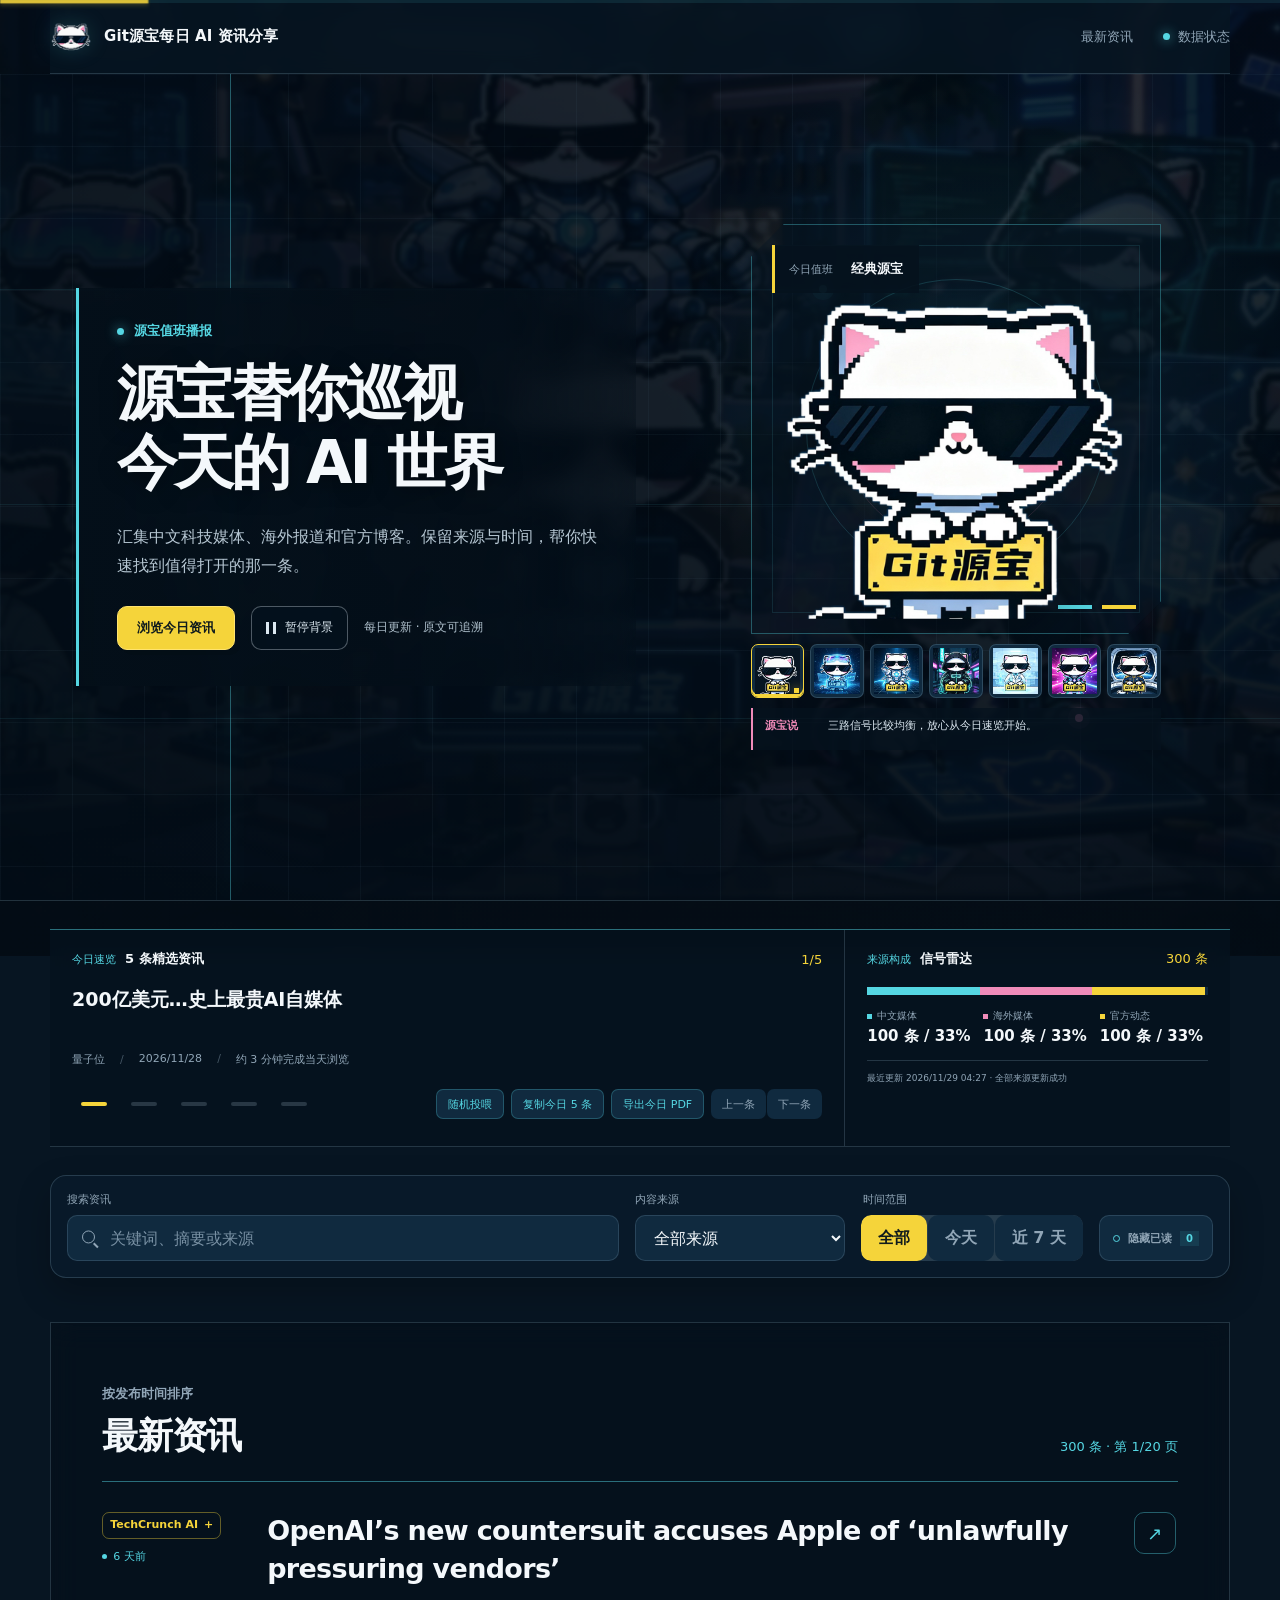
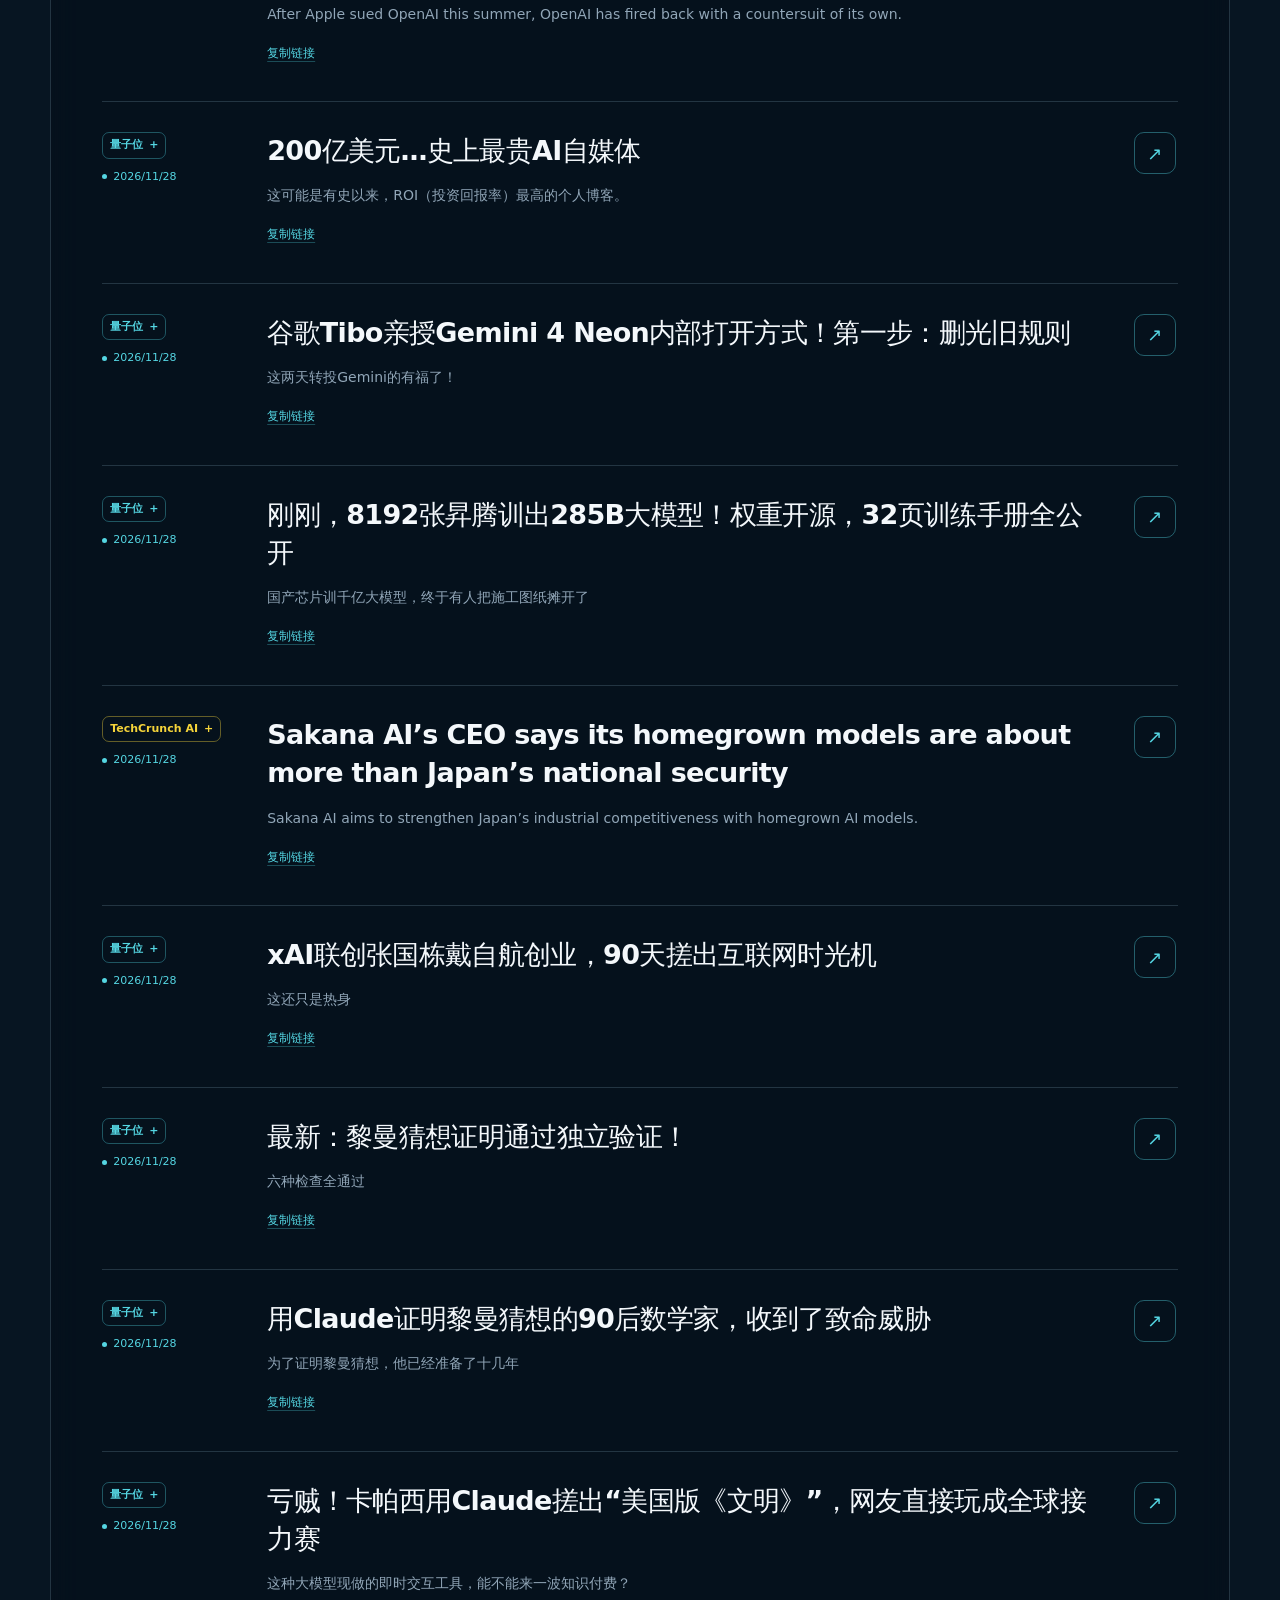
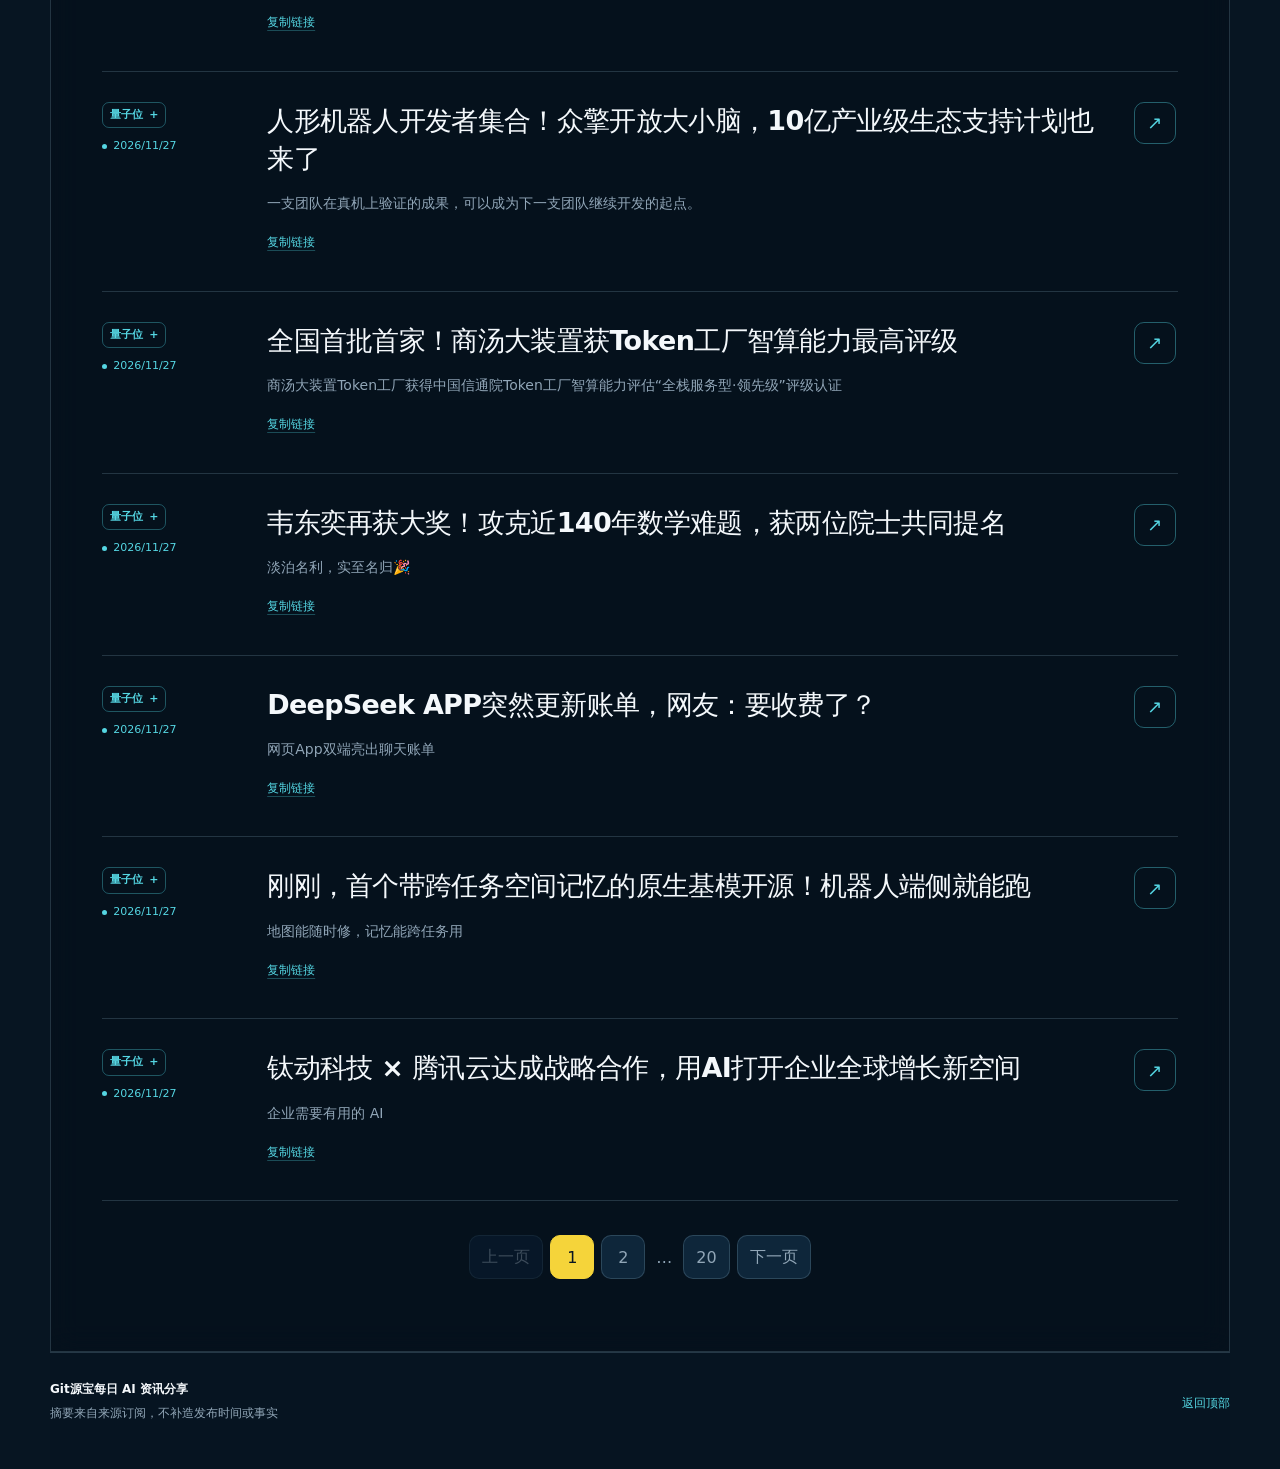
<file: index.html>
<!doctype html>
<html lang="zh-CN">
  <head>
    <meta charset="utf-8" />
    <meta name="viewport" content="width=device-width, initial-scale=1, viewport-fit=cover" />
    <meta name="description" content="Git源宝每日 AI 资讯分享，聚合可信的中文与海外 AI 资讯。" />
    <meta name="theme-color" content="#071522" />
    <meta property="og:type" content="website" />
    <meta property="og:locale" content="zh_CN" />
    <meta property="og:title" content="Git源宝每日 AI 资讯分享" />
    <meta property="og:description" content="汇集中文科技媒体、海外报道和官方博客，保留来源与时间。" />
    <meta property="og:image" content="assets/brand/og-share.png" />
    <meta property="og:image:width" content="1200" />
    <meta property="og:image:height" content="630" />
    <meta property="og:image:alt" content="Git源宝每日 AI 资讯分享预览图" />
    <meta name="twitter:card" content="summary_large_image" />
    <meta name="twitter:title" content="Git源宝每日 AI 资讯分享" />
    <meta name="twitter:description" content="半小时刷新，精选中文媒体、海外资讯与官方动态。" />
    <meta name="twitter:image" content="assets/brand/og-share.png" />
    <link rel="icon" href="favicon.ico" sizes="any" />
    <link rel="icon" type="image/png" sizes="32x32" href="assets/brand/favicon-32.png" />
    <link rel="icon" type="image/png" sizes="16x16" href="assets/brand/favicon-16.png" />
    <link rel="apple-touch-icon" sizes="180x180" href="assets/brand/favicon-180.png" />
    <title>Git源宝每日 AI 资讯分享</title>
    <link rel="stylesheet" href="styles.css?v=20260915-mobile-bg" />
    <script src="app.js?v=20260915-mobile" defer></script>
  </head>
  <body>
    <div class="site-video-background" aria-hidden="true">
      <video
        id="hero-video"
        class="hero-video"
        autoplay
        muted
        loop
        playsinline
        preload="metadata"
        poster="assets/video/git-yuanbao-hero-poster.jpg"
      >
        <source src="assets/video/git-yuanbao-hero.mp4" type="video/mp4" />
      </video>
      <span class="hero-video-scrim"></span>
    </div>
    <div class="scroll-progress" aria-hidden="true"><span></span></div>

    <header class="site-header">
      <a class="brand" href="./" aria-label="Git源宝每日 AI 资讯分享首页">
        <img class="brand-avatar" src="assets/brand/favicon-180.png" width="180" height="180" alt="" decoding="async" />
        <span class="brand-name">Git源宝每日 AI 资讯分享</span>
      </a>
      <nav class="header-nav" aria-label="页面导航">
        <a href="#latest">最新资讯</a>
        <a href="#status"><span class="nav-status-dot" aria-hidden="true"></span>数据状态</a>
      </nav>
    </header>

    <main>
      <section class="hero" aria-labelledby="page-title">
        <div class="signal-field" aria-hidden="true">
          <span class="signal-axis axis-one"></span>
          <span class="signal-axis axis-two"></span>
          <span class="signal-axis axis-three"></span>
          <span class="signal-pulse pulse-one"></span>
          <span class="signal-pulse pulse-two"></span>
          <span class="scan-line"></span>
        </div>
        <div class="hero-content">
          <div class="hero-copy-block">
            <p class="section-label"><span class="live-dot" aria-hidden="true"></span>源宝值班播报</p>
            <h1 id="page-title">源宝替你巡视<br />今天的 AI 世界</h1>
            <p class="hero-copy">汇集中文科技媒体、海外报道和官方博客。保留来源与时间，帮你快速找到值得打开的那一条。</p>
            <div class="hero-actions">
              <a class="hero-link" href="#latest">浏览今日资讯</a>
              <button class="video-control" id="video-toggle" type="button" aria-pressed="false">
                <span class="video-control-icon" aria-hidden="true"></span>
                <span id="video-toggle-label">暂停背景</span>
              </button>
              <span class="hero-assurance">每日更新 · 原文可追溯</span>
            </div>
          </div>

          <div class="mascot-zone">
            <figure class="mascot-stage">
              <span class="mascot-orbit orbit-one" aria-hidden="true"></span>
              <span class="mascot-orbit orbit-two" aria-hidden="true"></span>
              <span class="mascot-scan" aria-hidden="true"><i></i></span>
              <img id="mascot-display" src="assets/ip/git-yuanbao-main.png" width="512" height="512" alt="经典源宝，佩戴墨镜举着 Git源宝标牌" decoding="async" fetchpriority="high" />
              <figcaption>
                <span>今日值班</span>
                <strong id="mascot-name">经典源宝</strong>
              </figcaption>
            </figure>

            <div class="variant-picker" role="group" aria-label="选择源宝值班形态">
              <button class="variant-option is-active" type="button" data-src="assets/ip/git-yuanbao-main.png" data-name="经典源宝" data-alt="经典源宝，佩戴墨镜举着 Git源宝标牌" aria-label="切换为经典源宝" aria-pressed="true" title="经典源宝">
                <img src="assets/ip/thumbs/git-yuanbao-main.jpg" width="160" height="160" alt="" decoding="async" />
              </button>
              <button class="variant-option" type="button" data-src="assets/ip/git-yuanbao-cyber.jpg" data-name="赛博义体" data-alt="赛博义体源宝" aria-label="切换为赛博义体源宝" aria-pressed="false" title="赛博义体">
                <img src="assets/ip/thumbs/git-yuanbao-cyber.jpg" width="160" height="160" alt="" loading="lazy" decoding="async" />
              </button>
              <button class="variant-option" type="button" data-src="assets/ip/git-yuanbao-armor.jpg" data-name="机械战甲" data-alt="身穿机械战甲的源宝" aria-label="切换为机械战甲源宝" aria-pressed="false" title="机械战甲">
                <img src="assets/ip/thumbs/git-yuanbao-armor.jpg" width="160" height="160" alt="" loading="lazy" decoding="async" />
              </button>
              <button class="variant-option" type="button" data-src="assets/ip/git-yuanbao-hacker.jpg" data-name="黑客风衣" data-alt="身穿黑客风衣的源宝" aria-label="切换为黑客风衣源宝" aria-pressed="false" title="黑客风衣">
                <img src="assets/ip/thumbs/git-yuanbao-hacker.jpg" width="160" height="160" alt="" loading="lazy" decoding="async" />
              </button>
              <button class="variant-option" type="button" data-src="assets/ip/git-yuanbao-scientist.jpg" data-name="AI Scientist" data-alt="AI 科学家源宝" aria-label="切换为 AI 科学家源宝" aria-pressed="false" title="AI Scientist">
                <img src="assets/ip/thumbs/git-yuanbao-scientist.jpg" width="160" height="160" alt="" loading="lazy" decoding="async" />
              </button>
              <button class="variant-option" type="button" data-src="assets/ip/git-yuanbao-neon.jpg" data-name="霓虹潮服" data-alt="身穿霓虹潮服的源宝" aria-label="切换为霓虹潮服源宝" aria-pressed="false" title="霓虹潮服">
                <img src="assets/ip/thumbs/git-yuanbao-neon.jpg" width="160" height="160" alt="" loading="lazy" decoding="async" />
              </button>
              <button class="variant-option" type="button" data-src="assets/ip/git-yuanbao-commander.jpg" data-name="星舰指挥官" data-alt="星舰指挥官源宝" aria-label="切换为星舰指挥官源宝" aria-pressed="false" title="星舰指挥官">
                <img src="assets/ip/thumbs/git-yuanbao-commander.jpg" width="160" height="160" alt="" loading="lazy" decoding="async" />
              </button>
            </div>
            <p class="mascot-message">
              <span>源宝说</span>
              <q id="mascot-message">正在观察今天的 AI 信号…</q>
            </p>
          </div>
        </div>
      </section>

      <section class="briefing-deck" aria-label="今日阅读工作台">
          <article class="daily-brief">
            <header class="brief-header">
              <div>
                <span class="brief-kicker">今日速览</span>
                <strong>5 条精选资讯</strong>
              </div>
              <span class="brief-progress" id="brief-progress">1/5</span>
            </header>
            <a class="brief-title" id="brief-title" href="#latest">正在生成今日速览…</a>
            <div class="brief-meta">
              <span id="brief-source">—</span>
              <span id="brief-freshness">—</span>
              <span id="brief-estimate">约 3 分钟完成</span>
            </div>
            <div class="brief-footer">
              <div class="brief-steps" id="brief-steps" aria-label="速览进度"></div>
              <div class="brief-actions">
                <button class="brief-utility" id="random-feed" type="button">随机投喂</button>
                <button class="brief-utility" id="copy-brief" type="button">复制今日 5 条</button>
                <button class="brief-utility export-pdf-button" id="export-pdf" type="button" title="打开系统打印窗口，可另存为 PDF">导出今日 PDF</button>
                <div class="brief-controls">
                  <button id="brief-prev" type="button" aria-label="上一条精选资讯">上一条</button>
                  <button id="brief-next" type="button" aria-label="下一条精选资讯">下一条</button>
                </div>
              </div>
            </div>
          </article>

          <aside class="signal-radar" id="status" aria-labelledby="radar-title">
            <header class="radar-header">
              <div>
                <span class="brief-kicker">来源构成</span>
                <strong id="radar-title">信号雷达</strong>
              </div>
              <span id="radar-total">— 条</span>
            </header>
            <div class="radar-bar" id="radar-bar" aria-label="资讯来源比例"></div>
            <div class="radar-legend" id="radar-legend"></div>
            <dl class="compact-stats">
              <div><dt>收录</dt><dd id="stat-total">—</dd></div>
              <div><dt>来源</dt><dd id="stat-sources">—</dd></div>
              <div><dt>今日</dt><dd id="stat-today">—</dd></div>
            </dl>
            <div class="update-line" id="update-line" role="status">正在读取更新状态…</div>
          </aside>
      </section>

      <section class="toolbar" aria-label="资讯筛选">
        <label class="search-field">
          <span class="field-label">搜索资讯</span>
          <span class="input-shell">
            <span class="search-icon" aria-hidden="true"></span>
            <input id="search" type="search" placeholder="关键词、摘要或来源" autocomplete="off" />
          </span>
        </label>
        <label class="source-field">
          <span class="field-label">内容来源</span>
          <select id="source-filter">
            <option value="all">全部来源</option>
          </select>
        </label>
        <fieldset class="range-filter">
          <legend class="field-label">时间范围</legend>
          <div class="range-buttons">
            <button class="range-button is-active" type="button" data-range="all">全部</button>
            <button class="range-button" type="button" data-range="today">今天</button>
            <button class="range-button" type="button" data-range="7d">近 7 天</button>
          </div>
        </fieldset>
        <button class="hide-read-button" id="hide-read" type="button" aria-pressed="false">
          <span class="read-toggle-dot" aria-hidden="true"></span>
          <span>隐藏已读</span>
          <small id="read-count">0</small>
        </button>
      </section>

      <section class="feed" id="latest" aria-labelledby="feed-title">
        <div class="feed-heading">
          <div>
            <p class="section-label">按发布时间排序</p>
            <h2 id="feed-title">最新资讯</h2>
          </div>
          <p class="result-count" id="result-count">0 条</p>
        </div>
        <div id="loading" class="empty-state">正在读取资讯…</div>
        <div id="news-list" class="news-list" aria-live="polite"></div>
        <nav class="pagination" id="pagination" aria-label="资讯分页" hidden></nav>
        <div id="empty" class="empty-state" hidden>
          <h3>没有符合条件的资讯</h3>
          <p>换个关键词，或清除当前筛选条件。</p>
          <button id="clear-filters" type="button">清除筛选</button>
        </div>
      </section>

      <section class="print-report" id="print-report" aria-label="今日 AI 新闻 PDF 简报">
        <header class="print-report-header">
          <div>
            <p>GIT YUANBAO · DAILY AI BRIEF</p>
            <h2>Git源宝今日 AI 新闻</h2>
          </div>
          <time id="print-report-date"></time>
        </header>
        <p class="print-report-note">每条新闻保留一句话概括与原始出处。摘要由来源订阅内容截取，不补写事实。</p>
        <ol class="print-news-list" id="print-news-list"></ol>
        <footer class="print-report-footer">
          <span>Git源宝每日 AI 资讯分享</span>
          <span id="print-report-count"></span>
        </footer>
      </section>
    </main>

    <footer>
      <div>
        <strong>Git源宝每日 AI 资讯分享</strong>
        <p>摘要来自来源订阅，不补造发布时间或事实</p>
      </div>
      <a href="#page-title">返回顶部</a>
    </footer>
  </body>
</html>
</file>
<file: styles.css>
:root {
  color-scheme: dark;
  --space: #071522;
  --panel: #0d2336;
  --panel-deep: #091b2a;
  --cyan: #55d6e2;
  --yellow: #f5d43a;
  --pink: #f08bb9;
  --mist: #dce8f1;
  --text: #f4f8fb;
  --muted: #91a6b7;
  --line: rgba(161, 197, 219, 0.2);
  --line-strong: rgba(85, 214, 226, 0.48);
  --danger: #ff8977;
  --radius-control: 10px;
  --radius-small: 7px;
  --radius-panel: 16px;
  --ease-out-expo: cubic-bezier(0.16, 1, 0.3, 1);
  --page-scroll: 0;
  --hero-tilt-x: 0;
  --hero-tilt-y: 0;
  --sans: "Segoe UI Variable", "Microsoft YaHei UI", "PingFang SC", system-ui, sans-serif;
  --numbers: Bahnschrift, "Arial Narrow", var(--sans);
}

* { box-sizing: border-box; }
html { overflow-x: clip; scroll-behavior: smooth; }
body {
  min-width: 320px;
  margin: 0;
  overflow-x: clip;
  color: var(--mist);
  background: var(--space);
  font-family: var(--sans);
  -webkit-font-smoothing: antialiased;
}
a { color: inherit; }
img, video { max-width: 100%; }
button, input, select { font: inherit; }
button, a, input, select { -webkit-tap-highlight-color: transparent; }

.site-video-background {
  position: fixed;
  inset: -3%;
  z-index: 0;
  overflow: hidden;
  pointer-events: none;
  background: url("assets/video/git-yuanbao-hero-poster.jpg") center / cover no-repeat;
  transform: translate3d(0, calc(var(--page-scroll) * -36px), 0) scale(1.07);
  transform-origin: center;
}
.site-video-background::after {
  position: absolute;
  inset: 0;
  background: #03101b;
  content: "";
  opacity: calc(0.04 + var(--page-scroll) * 0.3);
}
.hero-video {
  width: 100%;
  height: 100%;
  display: block;
  object-fit: cover;
  object-position: center;
  filter: blur(1.5px) brightness(0.46) saturate(0.78);
  transform: scale(1.018);
}
.hero-video-scrim {
  position: absolute;
  inset: 0;
  background:
    linear-gradient(90deg, rgba(3, 12, 20, 0.78) 0%, rgba(3, 12, 20, 0.5) 46%, rgba(3, 12, 20, 0.28) 74%, rgba(3, 12, 20, 0.48) 100%),
    linear-gradient(180deg, rgba(3, 12, 20, 0.3), rgba(3, 12, 20, 0.52) 45%, rgba(3, 12, 20, 0.88));
}
.scroll-progress {
  position: fixed;
  top: 0;
  right: 0;
  left: 0;
  z-index: 50;
  height: 3px;
  pointer-events: none;
  background: rgba(85, 214, 226, 0.1);
}
.scroll-progress span {
  display: block;
  width: 100%;
  height: 100%;
  background: var(--yellow);
  box-shadow: 0 0 14px rgba(245, 212, 58, 0.55);
  transform: scaleX(var(--page-scroll));
  transform-origin: left center;
}
.site-header, main, footer { position: relative; z-index: 1; }

.site-header, footer, .briefing-deck, .toolbar, .feed {
  width: min(1180px, calc(100% - 48px));
  margin-inline: auto;
}
.site-header {
  min-height: 74px;
  display: flex;
  align-items: center;
  justify-content: space-between;
  border-bottom: 1px solid var(--line);
  background: rgba(7, 21, 34, 0.82);
  backdrop-filter: blur(14px);
}
.brand {
  display: inline-flex;
  gap: 12px;
  align-items: center;
  min-height: 48px;
  text-decoration: none;
}
.brand-avatar {
  width: 42px;
  height: 42px;
  object-fit: contain;
  filter: drop-shadow(0 0 10px rgba(85, 214, 226, 0.18));
}
.brand-name { color: var(--text); font-size: 15px; font-weight: 720; letter-spacing: 0.01em; }
.header-nav { display: flex; gap: 30px; align-items: center; font-size: 13px; }
.header-nav a {
  display: inline-flex;
  gap: 8px;
  align-items: center;
  min-height: 44px;
  color: var(--muted);
  text-decoration: none;
}
.header-nav a:hover { color: var(--cyan); }
.nav-status-dot, .live-dot {
  flex: 0 0 auto;
  width: 7px;
  height: 7px;
  background: var(--cyan);
  border-radius: 50%;
  box-shadow: 0 0 12px rgba(85, 214, 226, 0.8);
}

.hero {
  position: relative;
  isolation: isolate;
  min-height: calc(100svh - 74px);
  overflow: hidden;
  border-block: 1px solid var(--line);
  border-top: 0;
  background: rgba(7, 21, 34, 0.12);
}
.hero-content {
  position: relative;
  z-index: 3;
  width: min(1180px, calc(100% - 48px));
  min-height: calc(100svh - 74px);
  margin-inline: auto;
  padding: 54px 26px;
  display: grid;
  grid-template-columns: minmax(0, 1.06fr) minmax(390px, 0.94fr);
  gap: 72px;
  align-items: center;
}
.signal-field {
  position: absolute;
  inset: 0;
  z-index: 1;
  overflow: hidden;
  opacity: 0.72;
  background-image: linear-gradient(rgba(122, 168, 195, 0.075) 1px, transparent 1px), linear-gradient(90deg, rgba(122, 168, 195, 0.075) 1px, transparent 1px);
  background-size: 72px 72px;
}
.signal-field::after {
  position: absolute;
  inset: 0;
  background: radial-gradient(circle at 77% 35%, rgba(85, 214, 226, 0.12), transparent 29%);
  content: "";
}
.signal-axis { position: absolute; z-index: 1; right: 0; left: 0; height: 1px; background: rgba(85, 214, 226, 0.12); }
.axis-one { top: 26%; }
.axis-two { top: 52%; }
.axis-three { top: 78%; }
.signal-pulse {
  position: absolute;
  z-index: 2;
  width: 8px;
  height: 8px;
  background: var(--cyan);
  border-radius: 50%;
  box-shadow: 0 0 0 7px rgba(85, 214, 226, 0.08), 0 0 22px rgba(85, 214, 226, 0.9);
}
.pulse-one { top: calc(26% - 4px); left: 64%; }
.pulse-two {
  top: calc(78% - 4px);
  left: 84%;
  background: var(--pink);
  box-shadow: 0 0 0 7px rgba(240, 139, 185, 0.08), 0 0 22px rgba(240, 139, 185, 0.72);
}
.scan-line {
  position: absolute;
  top: 0;
  bottom: 0;
  z-index: 1;
  left: 18%;
  width: 1px;
  background: rgba(85, 214, 226, 0.55);
  box-shadow: 0 0 24px rgba(85, 214, 226, 0.4);
  animation: scan 9s ease-in-out infinite alternate;
}
@keyframes scan { from { left: 18%; } to { left: 72%; } }

.hero-copy-block, .mascot-zone { position: relative; z-index: 3; min-width: 0; }
.hero-copy-block {
  max-width: 620px;
  padding: 34px 38px 36px;
  background: linear-gradient(90deg, rgba(4, 15, 25, 0.92), rgba(4, 15, 25, 0.76) 76%, rgba(4, 15, 25, 0.34));
  border-left: 3px solid var(--cyan);
  backdrop-filter: blur(9px);
  animation: hero-copy-in 760ms var(--ease-out-expo) both;
}
.section-label {
  display: flex;
  gap: 10px;
  align-items: center;
  margin: 0 0 19px;
  color: var(--cyan);
  font-size: 13px;
  font-weight: 680;
}
h1, h2, h3, p { overflow-wrap: anywhere; }
h1 {
  max-width: 660px;
  margin: 0;
  color: var(--text);
  font-size: clamp(48px, 4.7vw, 66px);
  font-weight: 680;
  line-height: 1.15;
  letter-spacing: -0.05em;
  text-shadow: 0 3px 22px rgba(0, 0, 0, 0.42);
}
.hero-copy { max-width: 570px; margin: 26px 0 25px; color: #b6c7d3; font-size: 16px; line-height: 1.8; }
.hero-actions { display: flex; gap: 12px 16px; align-items: center; flex-wrap: wrap; }
.hero-assurance { color: #afc0cc; font-size: 12px; }
.hero-link {
  display: inline-flex;
  align-items: center;
  min-height: 44px;
  padding: 0 19px;
  color: #101b1d;
  background: var(--yellow);
  border: 1px solid #ffe36f;
  border-radius: var(--radius-control);
  box-shadow: 5px 5px 0 rgba(4, 14, 23, 0.72);
  font-size: 13px;
  font-weight: 780;
  text-decoration: none;
  transition: transform 140ms ease, box-shadow 140ms ease;
}
.hero-link:hover { transform: translate(-2px, -2px); box-shadow: 7px 7px 0 rgba(4, 14, 23, 0.72); }
.hero-link:active { transform: translate(0, 0) scale(0.98); box-shadow: 3px 3px 0 rgba(4, 14, 23, 0.72); }
.video-control {
  min-height: 44px;
  display: inline-flex;
  gap: 9px;
  align-items: center;
  padding: 0 14px;
  color: var(--mist);
  background: rgba(5, 19, 30, 0.78);
  border: 1px solid rgba(220, 232, 241, 0.34);
  border-radius: var(--radius-control);
  cursor: pointer;
  font-size: 12px;
  transition: color 160ms ease, border-color 160ms ease, background-color 160ms ease;
}
.video-control:hover { color: var(--cyan); background: rgba(8, 28, 43, 0.94); border-color: var(--cyan); }
.video-control-icon {
  width: 10px;
  height: 12px;
  display: block;
  border-left: 3px solid currentColor;
  border-right: 3px solid currentColor;
}
.video-control[aria-pressed="true"] .video-control-icon {
  width: 0;
  height: 0;
  border-top: 6px solid transparent;
  border-right: 0;
  border-bottom: 6px solid transparent;
  border-left: 9px solid currentColor;
}

.mascot-zone { display: grid; justify-items: center; }
.mascot-stage {
  position: relative;
  isolation: isolate;
  width: min(100%, 410px);
  aspect-ratio: 1;
  margin: 0;
  display: grid;
  place-items: center;
  overflow: hidden;
  background: radial-gradient(circle at 50% 48%, rgba(85, 214, 226, 0.2), transparent 47%), rgba(7, 21, 34, 0.44);
  border: 1px solid rgba(85, 214, 226, 0.35);
  clip-path: polygon(8% 0, 100% 0, 100% 92%, 92% 100%, 0 100%, 0 8%);
  transform: perspective(950px) rotateX(calc(var(--hero-tilt-y) * -2.4deg)) rotateY(calc(var(--hero-tilt-x) * 3deg));
  transform-style: preserve-3d;
  animation: mascot-stage-in 820ms 90ms var(--ease-out-expo) both;
}
.mascot-stage::before { position: absolute; inset: 20px; z-index: -1; border: 1px solid rgba(85, 214, 226, 0.12); content: ""; }
.mascot-stage::after {
  position: absolute;
  right: 24px;
  bottom: 24px;
  width: 34px;
  height: 4px;
  background: var(--yellow);
  box-shadow: -44px 0 0 var(--cyan);
  content: "";
}
.mascot-stage img {
  position: relative;
  z-index: 1;
  width: 100%;
  height: 100%;
  object-fit: contain;
  transform: scale(0.93);
  filter: drop-shadow(0 18px 28px rgba(0, 0, 0, 0.28));
  transition: opacity 150ms ease, transform 180ms ease;
}
.mascot-stage img.is-switching { opacity: 0; transform: scale(0.89); }
.mascot-stage figcaption {
  position: absolute;
  top: 20px;
  left: 20px;
  z-index: 3;
  display: flex;
  gap: 18px;
  align-items: center;
  min-height: 48px;
  padding: 0 16px 0 14px;
  color: var(--muted);
  background: rgba(6, 19, 30, 0.88);
  border-left: 3px solid var(--yellow);
  backdrop-filter: blur(8px);
  font-size: 11px;
}
.mascot-stage figcaption strong { color: var(--text); font-size: 13px; }
.mascot-orbit { position: absolute; z-index: -1; border: 1px solid rgba(85, 214, 226, 0.18); border-radius: 50%; }
.orbit-one { width: 300px; height: 300px; }
.orbit-two { width: 228px; height: 228px; border-color: rgba(240, 139, 185, 0.16); }
.mascot-scan {
  position: absolute;
  inset: 9%;
  z-index: 2;
  border: 1px solid rgba(85, 214, 226, 0.62);
  border-radius: 50%;
  box-shadow: inset 0 0 22px rgba(85, 214, 226, 0.08), 0 0 18px rgba(85, 214, 226, 0.12);
  opacity: 0;
  pointer-events: none;
  animation: mascot-scan-window 8s 1.5s linear infinite;
}
.mascot-scan::before {
  position: absolute;
  top: 50%;
  left: 50%;
  width: 47%;
  height: 1px;
  background: linear-gradient(90deg, var(--cyan), rgba(85, 214, 226, 0));
  box-shadow: 0 0 12px rgba(85, 214, 226, 0.75);
  content: "";
  transform: rotate(-80deg);
  transform-origin: left center;
  animation: mascot-scan-rotate 8s 1.5s var(--ease-out-expo) infinite;
}
.mascot-scan i {
  position: absolute;
  top: 50%;
  left: 50%;
  width: 7px;
  height: 7px;
  background: var(--yellow);
  border-radius: 50%;
  box-shadow: 0 0 16px rgba(245, 212, 58, 0.8);
  transform: translate(-50%, -50%);
}
.variant-picker {
  width: min(100%, 410px);
  display: grid;
  grid-template-columns: repeat(7, 1fr);
  gap: 6px;
  margin-top: 10px;
}
.variant-option {
  position: relative;
  aspect-ratio: 1;
  padding: 3px;
  overflow: hidden;
  background: #102a3f;
  border: 1px solid var(--line);
  border-radius: var(--radius-small);
  cursor: pointer;
}
.variant-option::after { position: absolute; right: 4px; bottom: 4px; width: 5px; height: 5px; background: transparent; content: ""; }
.variant-option:hover { border-color: var(--cyan); }
.variant-option.is-active { border-color: var(--yellow); box-shadow: inset 0 -3px 0 var(--yellow); }
.variant-option.is-active::after { background: var(--yellow); box-shadow: 0 0 8px rgba(245, 212, 58, 0.7); }
.variant-option img { width: 100%; height: 100%; display: block; object-fit: cover; }
.mascot-message {
  position: relative;
  width: min(100%, 410px);
  min-height: 42px;
  margin: 10px 0 0;
  padding: 9px 13px 9px 75px;
  color: var(--mist);
  background: rgba(6, 19, 30, 0.78);
  border-left: 2px solid var(--pink);
  font-size: 11px;
  line-height: 1.55;
}
.mascot-message span {
  position: absolute;
  top: 9px;
  left: 12px;
  color: var(--pink);
  font-weight: 680;
}
.mascot-message q { quotes: none; }

.briefing-deck {
  display: grid;
  grid-template-columns: minmax(0, 1.55fr) minmax(330px, 0.75fr);
  min-height: 184px;
  margin-top: 28px;
  background: rgba(6, 19, 30, 0.78);
  border-top: 1px solid var(--line-strong);
  border-bottom: 1px solid var(--line);
  backdrop-filter: blur(10px);
}
.daily-brief,
.signal-radar {
  min-width: 0;
  padding: 20px 22px;
}
.daily-brief { border-right: 1px solid var(--line); }
.brief-header,
.radar-header,
.brief-footer {
  display: flex;
  align-items: center;
  justify-content: space-between;
}
.brief-header > div,
.radar-header > div { display: flex; gap: 9px; align-items: baseline; }
.brief-kicker { color: var(--cyan); font-size: 11px; }
.brief-header strong,
.radar-header strong { color: var(--text); font-size: 13px; }
.brief-progress,
.radar-header > span {
  color: var(--yellow);
  font-family: var(--numbers);
  font-size: 13px;
}
.brief-title {
  display: -webkit-box;
  min-height: 58px;
  margin: 17px 0 9px;
  overflow: hidden;
  color: var(--text);
  font-size: 19px;
  font-weight: 640;
  line-height: 1.48;
  text-decoration: none;
  -webkit-box-orient: vertical;
  -webkit-line-clamp: 2;
}
.brief-title:hover { color: var(--yellow); }
.brief-title.is-read { color: #647d8f; }
.brief-meta { display: flex; gap: 15px; flex-wrap: wrap; color: var(--muted); font-size: 11px; }
.brief-meta span:not(:last-child)::after { padding-left: 15px; color: rgba(145, 166, 183, 0.45); content: "/"; }
.brief-footer { margin-top: 15px; }
.brief-actions { display: flex; gap: 7px; align-items: center; }
.brief-steps { display: flex; gap: 6px; align-items: center; }
.brief-step {
  position: relative;
  width: 44px;
  height: 44px;
  padding: 0;
  background: transparent;
  border: 0;
  cursor: pointer;
}
.brief-step::after {
  position: absolute;
  top: 20px;
  right: 9px;
  left: 9px;
  height: 4px;
  background: rgba(145, 166, 183, 0.25);
  border-radius: 999px;
  content: "";
}
.brief-step.is-active::after { background: var(--yellow); }
.brief-step.is-read::after { background: rgba(85, 214, 226, 0.55); }
.brief-controls { display: flex; gap: 1px; }
.brief-controls button,
.brief-utility {
  min-height: 30px;
  padding: 0 11px;
  color: var(--muted);
  background: #102a3f;
  border: 0;
  border-radius: var(--radius-small);
  cursor: pointer;
  font-size: 11px;
}
.export-pdf-button { color: var(--yellow); border-color: rgba(245, 212, 58, 0.34); }
.brief-controls button:hover { color: var(--space); background: var(--cyan); }
.brief-utility { color: var(--cyan); border: 1px solid rgba(85, 214, 226, 0.26); }
.brief-utility:hover { color: var(--space); background: var(--yellow); border-color: var(--yellow); }
.radar-bar { display: flex; height: 8px; margin: 19px 0 14px; overflow: hidden; background: #102a3f; }
.radar-segment { min-width: 2px; height: 100%; }
.radar-segment.is-chinese { background: var(--cyan); }
.radar-segment.is-overseas { background: var(--pink); }
.radar-segment.is-official { background: var(--yellow); }
.radar-legend { display: grid; grid-template-columns: repeat(3, 1fr); gap: 8px; }
.radar-item { min-width: 0; color: var(--muted); font-size: 10px; }
.radar-item strong { display: block; margin-top: 4px; color: var(--text); font-family: var(--numbers); font-size: 15px; }
.radar-item i { display: inline-block; width: 5px; height: 5px; margin-right: 5px; background: var(--cyan); }
.radar-item.is-overseas i { background: var(--pink); }
.radar-item.is-official i { background: var(--yellow); }
.compact-stats { display: none; }
.update-line { color: var(--mist); font-size: 11px; line-height: 1.65; overflow-wrap: anywhere; }
.update-line.is-warning { color: var(--yellow); }
.signal-radar .update-line { margin-top: 14px; padding-top: 10px; color: var(--muted); border-top: 1px solid var(--line); font-size: 9px; }

.toolbar {
  position: sticky;
  top: 10px;
  z-index: 10;
  display: grid;
  grid-template-columns: minmax(260px, 1fr) minmax(170px, 0.38fr) auto auto;
  gap: 16px;
  align-items: end;
  margin-top: 28px;
  padding: 16px;
  background: rgba(9, 27, 42, 0.96);
  border: 1px solid var(--line);
  box-shadow: 0 14px 34px rgba(0, 0, 0, 0.24);
  backdrop-filter: blur(14px);
  border-radius: var(--radius-panel);
}
.toolbar label, .range-filter { min-width: 0; margin: 0; padding: 0; border: 0; }
.field-label { display: block; margin: 0 0 8px; color: var(--muted); font-size: 11px; }
.input-shell { position: relative; display: block; }
.search-icon { position: absolute; top: 50%; left: 15px; width: 13px; height: 13px; border: 1.5px solid var(--muted); border-radius: 50%; transform: translateY(-58%); pointer-events: none; }
.search-icon::after { position: absolute; right: -5px; bottom: -3px; width: 6px; height: 1.5px; background: var(--muted); content: ""; transform: rotate(45deg); }
input, select { width: 100%; min-height: 46px; padding: 0 14px; color: var(--text); background: #102a3f; border: 1px solid rgba(156, 193, 215, 0.18); border-radius: var(--radius-control); outline: none; }
input { padding-left: 42px; }
input::placeholder { color: #7890a3; }
input:focus, select:focus, button:focus-visible, a:focus-visible { outline: 2px solid var(--yellow); outline-offset: 2px; }
.range-buttons { display: flex; gap: 1px; overflow: hidden; background: var(--line); border-radius: var(--radius-control); }
.range-button, #clear-filters { min-height: 46px; padding: 0 17px; color: var(--muted); background: #102a3f; border: 0; border-radius: var(--radius-control); cursor: pointer; font-weight: 650; }
.range-button.is-active { color: #101b1d; background: var(--yellow); }
.hide-read-button {
  display: inline-flex;
  gap: 8px;
  align-items: center;
  justify-content: center;
  min-height: 46px;
  padding: 0 13px;
  color: var(--muted);
  background: #102a3f;
  border: 1px solid rgba(156, 193, 215, 0.18);
  border-radius: var(--radius-control);
  cursor: pointer;
  font-size: 11px;
  font-weight: 650;
}
.hide-read-button small {
  min-width: 19px;
  padding: 2px 5px;
  color: var(--cyan);
  background: rgba(85, 214, 226, 0.1);
  font-family: var(--numbers);
  font-size: 10px;
}
.read-toggle-dot,
.read-state-dot {
  width: 7px;
  height: 7px;
  border: 1px solid var(--cyan);
  border-radius: 50%;
}
.hide-read-button[aria-pressed="true"] { color: var(--space); background: var(--cyan); border-color: var(--cyan); }
.hide-read-button[aria-pressed="true"] .read-toggle-dot { background: var(--space); border-color: var(--space); }
.hide-read-button[aria-pressed="true"] small { color: var(--space); background: rgba(7, 21, 34, 0.13); }

.feed {
  margin-top: 44px;
  padding: 62px clamp(20px, 4vw, 52px) 72px;
  scroll-margin-top: 112px;
  background: rgba(5, 17, 28, 0.86);
  border: 1px solid var(--line);
  backdrop-filter: blur(14px);
}
.feed-heading { display: flex; align-items: end; justify-content: space-between; padding-bottom: 20px; border-bottom: 1px solid var(--line-strong); }
.feed-heading .section-label { margin-bottom: 9px; color: var(--muted); }
h2 { margin: 0; color: var(--text); font-size: 36px; font-weight: 610; letter-spacing: -0.035em; }
.result-count { margin: 0 0 5px; color: var(--cyan); font-family: var(--numbers); font-size: 13px; }
.news-list { display: grid; }
.news-card {
  position: relative;
  display: grid;
  grid-template-columns: 138px minmax(0, 1fr) 44px;
  gap: 27px;
  padding: 30px 0;
  border-bottom: 1px solid var(--line);
  animation: news-arrive 420ms var(--ease-out-expo) both;
  animation-delay: min(calc(var(--row-index, 0) * 32ms), 320ms);
}
.news-card::before { position: absolute; top: 0; bottom: 0; left: -16px; width: 2px; background: var(--cyan); content: ""; opacity: 0; }
.news-card:hover::before, .news-card:focus-within::before { opacity: 1; }
.news-card.is-picked::before { opacity: 1; background: var(--yellow); box-shadow: 0 0 16px rgba(245, 212, 58, 0.44); }
.news-card.is-picked { background: linear-gradient(90deg, rgba(245, 212, 58, 0.055), transparent 72%); }
.news-meta { display: flex; flex-direction: column; gap: 10px; align-items: flex-start; color: var(--muted); font-family: var(--numbers); font-size: 12px; line-height: 1.5; }
.source-badge { width: fit-content; padding: 4px 7px; color: var(--cyan); background: transparent; border: 1px solid rgba(85, 214, 226, 0.35); border-radius: var(--radius-small); cursor: pointer; font-family: var(--sans); font-size: 11px; font-weight: 650; }
.source-badge::after { margin-left: 6px; content: "+"; }
.source-badge[aria-expanded="true"]::after { content: "−"; }
.news-card[data-source="openai-blog"] .source-badge { color: #b6aaff; border-color: rgba(141, 124, 255, 0.42); }
.news-card[data-source="techcrunch-ai"] .source-badge { color: var(--yellow); border-color: rgba(245, 212, 58, 0.4); }
.freshness { display: inline-flex; gap: 6px; align-items: center; color: var(--cyan); font-family: var(--sans); font-size: 11px; }
.freshness::before { width: 5px; height: 5px; background: currentColor; border-radius: 50%; content: ""; }
.freshness.is-unknown { color: var(--yellow); }
.read-state { display: inline-flex; gap: 6px; align-items: center; color: #6f8798; font-family: var(--sans); font-size: 11px; }
.read-state-dot { background: #6f8798; border-color: #6f8798; }
.news-content h3 { max-width: 850px; margin: 0; color: var(--text); font-size: clamp(21px, 2.2vw, 27px); font-weight: 590; line-height: 1.42; letter-spacing: -0.025em; }
.news-content h3 a { text-decoration: none; }
.news-content h3 a:hover { color: var(--cyan); }
.news-card.is-read .news-content h3 a { color: #637b8c; }
.news-card.is-read .news-summary { color: #617687; }
.news-summary { max-width: 790px; margin: 13px 0 0; color: var(--muted); font-size: 14px; line-height: 1.75; }
.source-lens {
  grid-column: 2 / 3;
  display: grid;
  grid-template-columns: repeat(4, minmax(0, 1fr));
  gap: 1px;
  margin-top: -12px;
  padding: 1px;
  background: var(--line);
  border-left: 2px solid var(--cyan);
}
.source-lens[hidden] { display: none; }
.source-lens > div { min-width: 0; padding: 13px 14px; background: #0b2031; }
.source-lens dt { color: var(--muted); font-size: 10px; }
.source-lens dd { margin: 6px 0 0; color: var(--mist); font-size: 11px; line-height: 1.5; overflow-wrap: anywhere; }
.source-lens a { color: var(--cyan); text-underline-offset: 3px; }
.copy-link { min-height: 36px; margin-top: 9px; padding: 0; color: var(--cyan); background: transparent; border: 0; cursor: pointer; font-size: 12px; text-decoration: underline; text-decoration-color: rgba(85, 214, 226, 0.3); text-underline-offset: 4px; }
.copy-link:hover { color: var(--text); text-decoration-color: currentColor; }
.arrow { display: grid; place-items: center; width: 42px; height: 42px; align-self: start; color: var(--cyan); border: 1px solid rgba(85, 214, 226, 0.4); border-radius: var(--radius-control); font-size: 18px; text-decoration: none; }
.arrow:hover { color: var(--space); background: var(--cyan); }
.video-control,
.variant-option,
.brief-controls button,
.brief-utility,
.range-button,
.hide-read-button,
.source-badge,
.arrow,
#clear-filters,
.pagination button {
  transition: color 180ms var(--ease-out-expo), background-color 180ms var(--ease-out-expo), border-color 180ms var(--ease-out-expo), transform 100ms ease;
}
.video-control:active,
.variant-option:active,
.brief-controls button:active,
.brief-utility:active,
.range-button:active,
.hide-read-button:active,
.source-badge:active,
.arrow:active,
#clear-filters:active,
.pagination button:active:not(:disabled) { transform: scale(0.97); }
.empty-state { margin-top: 26px; padding: 48px 24px; text-align: center; color: var(--muted); background: var(--panel-deep); border: 1px solid var(--line); }
.empty-state h3 { margin: 0 0 8px; color: var(--text); }
#clear-filters { margin-top: 10px; color: var(--space); background: var(--yellow); }
.toast { position: fixed; right: 24px; bottom: 24px; z-index: 30; padding: 12px 16px; color: var(--space); background: var(--cyan); border: 1px solid #9aebf0; box-shadow: 0 0 24px rgba(85, 214, 226, 0.24); font-size: 13px; font-weight: 700; opacity: 0; pointer-events: none; transform: translateY(8px); transition: opacity 150ms ease, transform 150ms ease; }
.toast.is-visible { opacity: 1; transform: translateY(0); }
.toast.is-error { background: var(--danger); border-color: #ffb3a7; }

.pagination {
  display: flex;
  gap: 7px;
  align-items: center;
  justify-content: center;
  padding-top: 34px;
}
.pagination[hidden] { display: none; }
.pagination button {
  min-width: 44px;
  min-height: 44px;
  padding: 0 12px;
  color: var(--muted);
  background: rgba(16, 42, 63, 0.9);
  border: 1px solid var(--line);
  border-radius: var(--radius-control);
  cursor: pointer;
  font-family: var(--numbers);
}
.pagination button:hover:not(:disabled) { color: var(--space); background: var(--cyan); border-color: var(--cyan); }
.pagination button[aria-current="page"] { color: var(--space); background: var(--yellow); border-color: var(--yellow); }
.pagination button:disabled { opacity: 0.4; cursor: not-allowed; }
.pagination-gap { min-width: 24px; color: var(--muted); text-align: center; }

footer { display: flex; align-items: flex-start; justify-content: space-between; padding: 28px 0 44px; color: var(--muted); border-top: 1px solid var(--line); background: rgba(7, 21, 34, 0.78); backdrop-filter: blur(12px); font-size: 12px; }
footer strong { color: var(--text); font-weight: 650; }
footer p { margin: 7px 0 0; }
footer a { min-height: 44px; display: inline-flex; align-items: center; color: var(--cyan); text-decoration: none; }

.print-report { display: none; }

.error-page {
  min-height: 100svh;
  display: grid;
  place-items: center;
  background:
    linear-gradient(rgba(3, 12, 20, 0.84), rgba(3, 12, 20, 0.94)),
    url("assets/video/git-yuanbao-hero-poster.jpg") center / cover fixed;
}
.error-grid {
  position: fixed;
  inset: 0;
  opacity: 0.35;
  pointer-events: none;
  background-image: linear-gradient(rgba(85, 214, 226, 0.09) 1px, transparent 1px), linear-gradient(90deg, rgba(85, 214, 226, 0.09) 1px, transparent 1px);
  background-size: 72px 72px;
}
.error-shell {
  position: relative;
  width: min(1080px, calc(100% - 48px));
  min-height: min(680px, calc(100svh - 64px));
  display: grid;
  grid-template-columns: minmax(0, 1fr) minmax(300px, 0.72fr);
  gap: clamp(32px, 7vw, 92px);
  align-items: center;
  padding: clamp(30px, 6vw, 72px);
  background: rgba(5, 17, 28, 0.88);
  border: 1px solid var(--line-strong);
  border-radius: clamp(22px, 3vw, 34px);
  backdrop-filter: blur(14px);
  overflow: hidden;
}
.error-code {
  position: absolute;
  top: 26px;
  right: 40px;
  color: rgba(85, 214, 226, 0.1);
  font: 800 clamp(86px, 15vw, 210px) / 1 var(--numbers);
  pointer-events: none;
}
.error-copy { position: relative; z-index: 2; }
.error-copy h1 { font-size: clamp(38px, 5.2vw, 68px); }
.error-copy h1 span { display: block; white-space: nowrap; }
.error-copy > p:not(.section-label) { max-width: 560px; margin: 25px 0 30px; color: var(--muted); line-height: 1.8; }
.error-mascot {
  position: relative;
  isolation: isolate;
  margin: 0;
  aspect-ratio: 1;
  display: grid;
  place-items: center;
  border: 1px solid rgba(85, 214, 226, 0.26);
  border-radius: 26px;
  background: rgba(7, 21, 34, 0.56);
  overflow: hidden;
}
.error-mascot::before {
  position: absolute;
  inset: 12%;
  border-radius: 50%;
  background: radial-gradient(circle, rgba(85, 214, 226, 0.18), transparent 66%);
  content: "";
}
.error-mascot img { position: relative; z-index: 1; width: 92%; height: 92%; object-fit: contain; }
.error-signal {
  position: absolute;
  top: 14%;
  right: 12%;
  z-index: 3;
  width: 34px;
  height: 34px;
  border: 2px solid rgba(85, 214, 226, 0.78);
  border-left-color: transparent;
  border-bottom-color: transparent;
  border-radius: 50%;
  transform: rotate(-32deg);
  animation: error-signal-ping 2.8s var(--ease-out-expo) infinite;
}
.error-signal-two { inset: 10% 8% auto auto; width: 58px; height: 58px; animation-delay: 320ms; opacity: 0.48; }
.error-cable {
  position: absolute;
  right: -5%;
  bottom: 11%;
  z-index: 2;
  width: 43%;
  height: 20%;
  border-top: 4px solid var(--cyan);
  border-radius: 50%;
  filter: drop-shadow(0 0 7px rgba(85, 214, 226, 0.68));
  transform: rotate(-16deg);
  animation: error-cable-pulse 2.8s ease-in-out infinite;
}
.error-cable i {
  position: absolute;
  top: -8px;
  left: -4px;
  width: 16px;
  height: 12px;
  background: var(--yellow);
  border: 3px solid var(--space);
  border-radius: 4px;
  box-shadow: -7px 1px 0 -3px var(--yellow);
  transform: rotate(16deg);
}

@media (max-width: 700px) {
  .error-shell { grid-template-columns: 1fr; padding: 34px 24px; }
  .error-mascot { width: min(100%, 260px); justify-self: center; }
  .error-code { top: 18px; right: 22px; }
}

@keyframes hero-copy-in {
  from { opacity: 0; clip-path: inset(0 100% 0 0); transform: translateX(-22px); }
  to { opacity: 1; clip-path: inset(0 0 0 0); transform: translateX(0); }
}
@keyframes mascot-stage-in {
  from { opacity: 0; transform: perspective(950px) translateX(34px) scale(0.96); }
  to { opacity: 1; transform: perspective(950px) rotateX(calc(var(--hero-tilt-y) * -2.4deg)) rotateY(calc(var(--hero-tilt-x) * 3deg)); }
}
@keyframes mascot-scan-window {
  0%, 4% { opacity: 0; transform: scale(0.92); }
  8%, 20% { opacity: 0.82; transform: scale(1); }
  28%, 100% { opacity: 0; transform: scale(1.035); }
}
@keyframes mascot-scan-rotate {
  0%, 4% { transform: rotate(-80deg); }
  28%, 100% { transform: rotate(280deg); }
}
@keyframes news-arrive {
  from { opacity: 0; transform: translateX(-14px); }
  to { opacity: 1; transform: translateX(0); }
}
@keyframes deck-reveal {
  from { opacity: 0.35; transform: translateY(22px); }
  to { opacity: 1; transform: translateY(0); }
}
@keyframes heading-scan-in {
  from { clip-path: inset(0 100% 0 0); }
  to { clip-path: inset(0 0 0 0); }
}
@keyframes error-signal-ping {
  0%, 12% { opacity: 0; transform: rotate(-32deg) scale(0.72); }
  26%, 56% { opacity: 0.82; transform: rotate(-32deg) scale(1); }
  100% { opacity: 0; transform: rotate(-32deg) scale(1.18); }
}
@keyframes error-cable-pulse {
  0%, 100% { opacity: 0.64; }
  50% { opacity: 1; }
}

@supports (animation-timeline: view()) {
  .briefing-deck {
    animation: deck-reveal linear both;
    animation-timeline: view();
    animation-range: entry 5% cover 24%;
  }
  .feed-heading {
    animation: heading-scan-in linear both;
    animation-timeline: view();
    animation-range: entry 8% cover 26%;
  }
}

@media print {
  @page { size: A4; margin: 14mm 15mm 16mm; }
  :root { color-scheme: light; }
  html, body { min-width: 0; background: #fff !important; }
  body { color: #17212b; font-family: "Microsoft YaHei UI", "PingFang SC", system-ui, sans-serif; }
  .site-video-background,
  .scroll-progress,
  .site-header,
  body > main > :not(.print-report),
  body > footer,
  .toast { display: none !important; }
  main { position: static; }
  .print-report { display: block; }
  .print-report-header {
    display: flex;
    align-items: flex-end;
    justify-content: space-between;
    padding-bottom: 8mm;
    border-bottom: 2px solid #17212b;
  }
  .print-report-header p { margin: 0 0 2mm; color: #307c84; font: 700 8pt Bahnschrift, Arial, sans-serif; letter-spacing: 0.08em; }
  .print-report-header h2 { margin: 0; color: #111820; font-size: 23pt; letter-spacing: -0.04em; }
  .print-report-header time { color: #566570; font: 10pt Bahnschrift, Arial, sans-serif; }
  .print-report-note { margin: 5mm 0 6mm; color: #566570; font-size: 8.5pt; line-height: 1.6; }
  .print-news-list { margin: 0; padding: 0; list-style: none; counter-reset: report-item; }
  .print-news-item {
    position: relative;
    padding: 0 0 4mm 13mm;
    margin: 0 0 4mm;
    border-bottom: 0.35mm solid #dbe2e7;
    break-inside: avoid;
    counter-increment: report-item;
  }
  .print-news-item::before {
    position: absolute;
    top: 0;
    left: 0;
    color: #307c84;
    content: counter(report-item, decimal-leading-zero);
    font: 700 11pt Bahnschrift, Arial, sans-serif;
  }
  .print-news-item h3 { margin: 0 0 2mm; color: #111820; font-size: 12pt; line-height: 1.45; }
  .print-news-item p { margin: 0 0 2.5mm; color: #34434d; font-size: 9pt; line-height: 1.65; }
  .print-news-source { display: flex; gap: 4mm; color: #63717a; font-size: 7.5pt; }
  .print-news-source a { color: #276b72; text-decoration: none; overflow-wrap: anywhere; }
  .print-empty { padding: 22mm 0; color: #63717a; text-align: center; border-block: 0.35mm solid #dbe2e7; }
  .print-report-footer {
    position: fixed;
    right: 0;
    bottom: -9mm;
    left: 0;
    display: flex;
    justify-content: space-between;
    padding-top: 3mm;
    color: #63717a;
    background: transparent;
    border-top: 0.35mm solid #dbe2e7;
    font-size: 7.5pt;
  }
}

@media (max-width: 980px) {
  .hero-content { grid-template-columns: 1fr minmax(330px, 0.82fr); gap: 34px; padding-inline: 18px; }
  .hero-copy-block { padding-inline: 26px; }
  .hero-copy-block h1 { font-size: clamp(40px, 5.2vw, 48px); letter-spacing: -0.035em; }
  .briefing-deck { grid-template-columns: minmax(0, 1.25fr) minmax(300px, 0.75fr); }
  .toolbar { grid-template-columns: minmax(240px, 1fr) minmax(180px, 0.55fr); }
  .range-filter { grid-column: 1 / 2; }
  .range-buttons { width: fit-content; }
}

@media (max-width: 760px) {
  .hero { min-height: 0; }
  .hero-content { grid-template-columns: 1fr; min-height: 0; padding-block: 56px 34px; }
  .mascot-zone { width: min(100%, 460px); justify-self: center; }
  .briefing-deck { grid-template-columns: 1fr; }
  .daily-brief { border-right: 0; border-bottom: 1px solid var(--line); }
  .brief-footer { gap: 15px; align-items: flex-start; flex-direction: column; }
  .mascot-stage { transform: none; }
}

@media (max-width: 639px) {
  .site-video-background {
    inset: -1px;
    transform: translate3d(0, calc(var(--page-scroll) * -12px), 0) scale(1.01);
  }
  .site-video-background::after {
    opacity: calc(0.02 + var(--page-scroll) * 0.18);
  }
  .hero-video {
    object-position: 50% center;
    filter: brightness(0.64) contrast(1.08) saturate(0.96);
    transform: none;
  }
  .hero-video-scrim {
    background: linear-gradient(
      180deg,
      rgba(3, 12, 20, 0.12) 0%,
      rgba(3, 12, 20, 0.2) 48%,
      rgba(3, 12, 20, 0.52) 100%
    );
  }
  .site-header, footer, .briefing-deck, .toolbar, .feed { width: min(100% - 24px, 1180px); }
  .site-header { min-height: 64px; }
  .brand { gap: 8px; }
  .brand-name { font-size: 12.5px; white-space: nowrap; }
  .brand-avatar { width: 36px; height: 36px; }
  .header-nav { display: none; }
  .hero-content { width: calc(100% - 24px); gap: 18px; padding: 28px 0 24px; }
  .hero-copy-block { padding: 23px 20px 24px; }
  .hero-copy-block h1 { font-size: clamp(33px, 10.4vw, 39px); line-height: 1.18; letter-spacing: -0.035em; }
  .hero-copy { margin-block: 18px; font-size: 14px; line-height: 1.7; }
  .hero-actions { gap: 9px 12px; align-items: center; flex-direction: row; }
  .hero-assurance { flex-basis: 100%; }
  .mascot-stage { width: min(100%, 300px); aspect-ratio: 4 / 3; }
  .mascot-stage img { transform: scale(0.86); }
  .mascot-stage img.is-switching { transform: scale(0.82); }
  .mascot-stage figcaption { top: 14px; left: 14px; }
  .variant-picker {
    width: min(100%, 300px);
    display: flex;
    gap: 7px;
    padding: 1px 1px 7px;
    overflow-x: auto;
    overscroll-behavior-inline: contain;
    scrollbar-width: none;
    scroll-snap-type: x proximity;
  }
  .variant-picker::-webkit-scrollbar { display: none; }
  .variant-option { flex: 0 0 48px; width: 48px; min-height: 48px; scroll-snap-align: center; }
  .mascot-message { width: min(100%, 300px); }
  .brief-actions { width: 100%; flex-wrap: wrap; }
  .brief-controls button,
  .brief-utility { min-height: 44px; padding-inline: 13px; }
  .toolbar {
    position: static;
    grid-template-columns: minmax(0, 1.2fr) minmax(112px, 0.8fr);
    grid-template-areas: "search search" "source hidden" "range range";
    gap: 12px 10px;
    padding: 14px;
  }
  .search-field { grid-area: search; }
  .source-field { grid-area: source; }
  .range-filter { grid-area: range; }
  .hide-read-button { grid-area: hidden; align-self: end; }
  .range-buttons { width: 100%; }
  .hide-read-button { width: 100%; }
  .range-button { flex: 1; min-height: 44px; padding-inline: 8px; }
  .feed { padding: 48px 18px 58px; }
  .feed-heading { align-items: flex-end; }
  .feed-heading h2 { font-size: 32px; }
  .result-count { max-width: 110px; text-align: right; }
  .news-card { grid-template-columns: minmax(0, 1fr) 44px; gap: 12px 12px; padding-block: 26px; }
  .news-content h3 { font-size: clamp(21px, 6.4vw, 24px); line-height: 1.45; }
  .news-summary { font-size: 13.5px; line-height: 1.72; }
  .news-meta { grid-column: 1 / -1; flex-direction: row; flex-wrap: wrap; align-items: center; }
  .source-badge { min-height: 44px; padding-inline: 10px; }
  .arrow { width: 44px; height: 44px; }
  .source-lens { grid-column: 1 / -1; grid-template-columns: repeat(2, minmax(0, 1fr)); }
  .copy-link { min-height: 44px; }
  .pagination { flex-wrap: wrap; }
  .pagination button { padding-inline: 9px; }
  footer { gap: 16px; flex-wrap: wrap; padding-inline: 0; }
  .toast { right: 16px; bottom: calc(16px + env(safe-area-inset-bottom)); left: 16px; text-align: center; }
}

@media (max-width: 359px) {
  .brand-name { font-size: 12px; }
  .hero-copy-block { padding-inline: 17px; }
  .daily-brief, .signal-radar { padding-inline: 18px; }
  .brief-actions { gap: 6px; }
  .brief-controls { width: 100%; }
  .brief-controls button { flex: 1; }
  .source-lens { grid-template-columns: 1fr; }
}

@media (prefers-reduced-motion: reduce) {
  html { scroll-behavior: auto; }
  .site-video-background { inset: 0; transform: none; }
  .scan-line { animation: none; }
  .hero-video, .video-control { display: none; }
  .hero-copy-block, .mascot-stage, .mascot-scan, .mascot-scan::before, .news-card, .briefing-deck, .feed-heading { opacity: 1; clip-path: none; transform: none; animation: none !important; }
  .mascot-scan { display: none; }
  *, *::before, *::after { animation-duration: 0.01ms !important; transition-duration: 0.01ms !important; }
}
</file>
